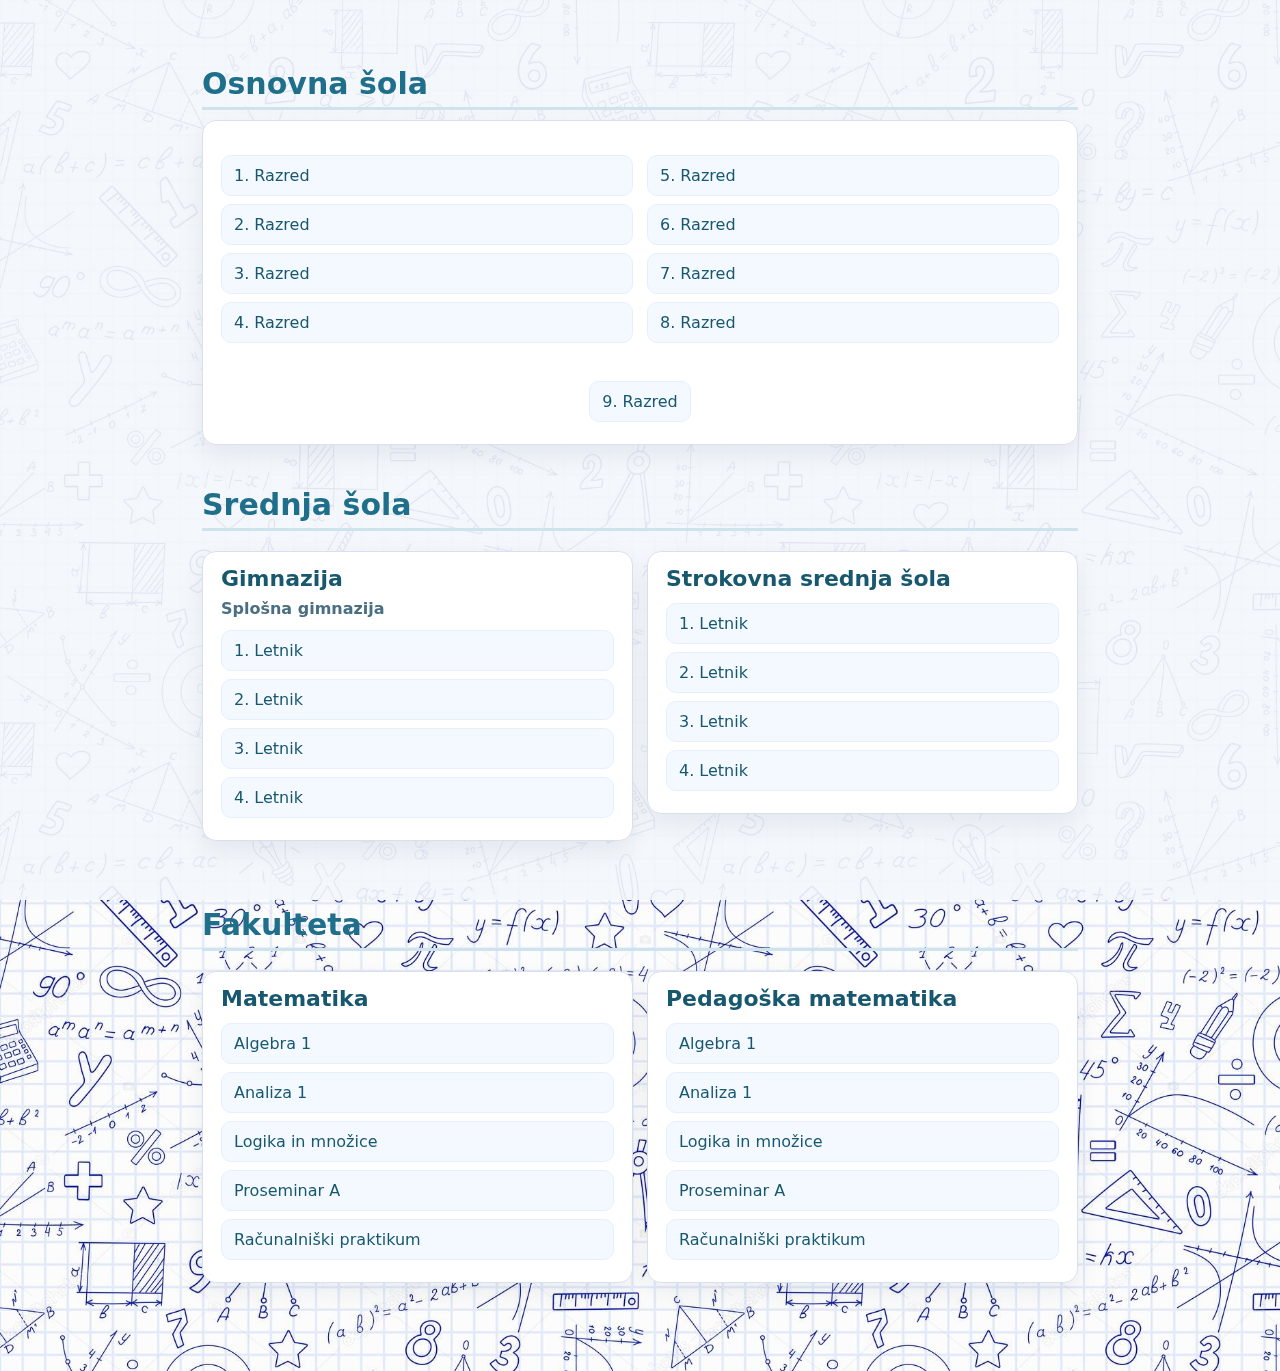
<file: index.html>
<!DOCTYPE html>
<html lang="sl">
  <head>
    <meta charset="utf-8" />
    <meta name="viewport" content="width=device-width, initial-scale=1" />
    <link rel="stylesheet" href="Spletna stran z zapiski - izgled.css" />
    <title>Zapiski za matematiko</title>
  </head>

  <body>
    <div class="page">

      <!-- OSNOVNA SOLA -->
      <h1>Osnovna šola</h1>
      <div class="block">
        <div class="os-grid">
          <ul class="list">
            <li><a href="">1. Razred</a></li>
            <li><a href="">2. Razred</a></li>
            <li><a href="">3. Razred</a></li>
            <li><a href="">4. Razred</a></li>
          </ul>

          <ul class="list">
            <li><a href="">5. Razred</a></li>
            <li><a href="">6. Razred</a></li>
            <li><a href="Osnovna_sola/7-razred/">7. Razred</a></li>
            <li><a href="">8. Razred</a></li>
          </ul>
        </div>

        <div class="os-last">
          <ul class="list">
            <li><a href="">9. Razred</a></li>
          </ul>
        </div>
      </div>

      <!-- SREDNJA SOLA -->
      <h1>Srednja šola</h1>
      <div class="two-blocks">

        <div class="block">
          <h2 class="block-title">Gimnazija</h2>
          <h3 class="block-subtitle">Splošna gimnazija</h3>
          <ul class="list">
            <li><a href="">1. Letnik</a></li>
            <li><a href="srednja-sola/gimnazija/2-letnik/index.html">2. Letnik</a></li>
            <li><a href="">3. Letnik</a></li>
            <li><a href="">4. Letnik</a></li>
          </ul>
        </div>

        <div class="block">
          <h2 class="block-title">Strokovna srednja šola</h2>
          <ul class="list">
            <li><a href="">1. Letnik</a></li>
            <li><a href="">2. Letnik</a></li>
            <li><a href="">3. Letnik</a></li>
            <li><a href="">4. Letnik</a></li>
          </ul>
        </div>

      </div>

      <!-- FAKULTETA -->
      <h1>Fakulteta</h1>
      <div class="two-blocks">

        <div class="block">
          <h2 class="block-title">Matematika</h2>
          <ul class="list">
            <li><a href="Prvi%20letnik%20PEM/Algebra%201/Algebra%201%20-%20izbira.html">Algebra 1</a></li>
            <li><a href="">Analiza 1</a></li>
            <li><a href="">Logika in množice</a></li>
            <li><a href="">Proseminar A</a></li>
            <li><a href="">Računalniški praktikum</a></li>
          </ul>
        </div>

        <div class="block">
          <h2 class="block-title">Pedagoška matematika</h2>
          <ul class="list">
            <li><a href="Prvi%20letnik%20PEM/Algebra%201/Algebra%201%20-%20izbira.html">Algebra 1</a></li>
            <li><a href="">Analiza 1</a></li>
            <li><a href="">Logika in množice</a></li>
            <li><a href="">Proseminar A</a></li>
            <li><a href="">Računalniški praktikum</a></li>
          </ul>
        </div>

      </div>

    </div>
  </body>
</html>
</file>
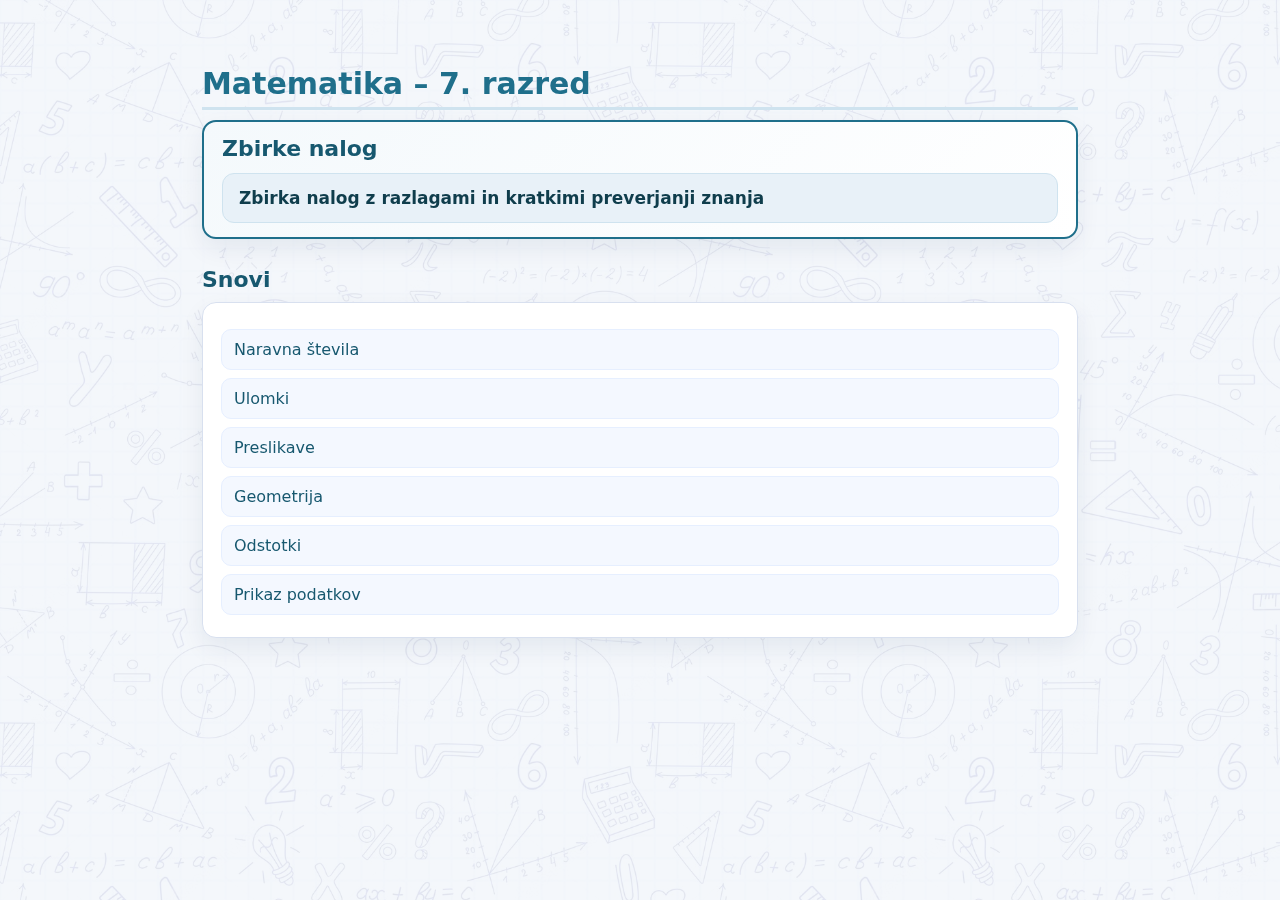
<file: Osnovna_sola/7-razred/index.html>
<!DOCTYPE html>
<html lang="sl">
  <head>
    <meta charset="utf-8" />
    <meta name="viewport" content="width=device-width, initial-scale=1" />
    <link rel="stylesheet" href="../../Spletna stran z zapiski - izgled.css" />
    <title>7. razred – Matematika</title>
  </head>

  <body>
    <div class="page">

      <h1>Matematika – 7. razred</h1>

      <!-- ZBIRKA NALOG (IZPOSTAVLJENO) -->
      <div class="block highlight">
        <h2 class="block-title">Zbirke nalog</h2>
        <a class="main-link" href="zbirka-nalog.pdf">
          Zbirka nalog z razlagami in kratkimi preverjanji znanja
        </a>
      </div>

      <!-- POSAMEZNE SNOVI -->
      <h2>Snovi</h2>
      <div class="block">
        <ul class="list">
          <li><a href="">Naravna števila</a></li>
          <li><a href="">Ulomki</a></li>
          <li><a href="">Preslikave</a></li>
          <li><a href="">Geometrija</a></li>
          <li><a href="">Odstotki</a></li>
          <li><a href="">Prikaz podatkov</a></li>
        </ul>
      </div>

    </div>
  </body>
</html>
</file>
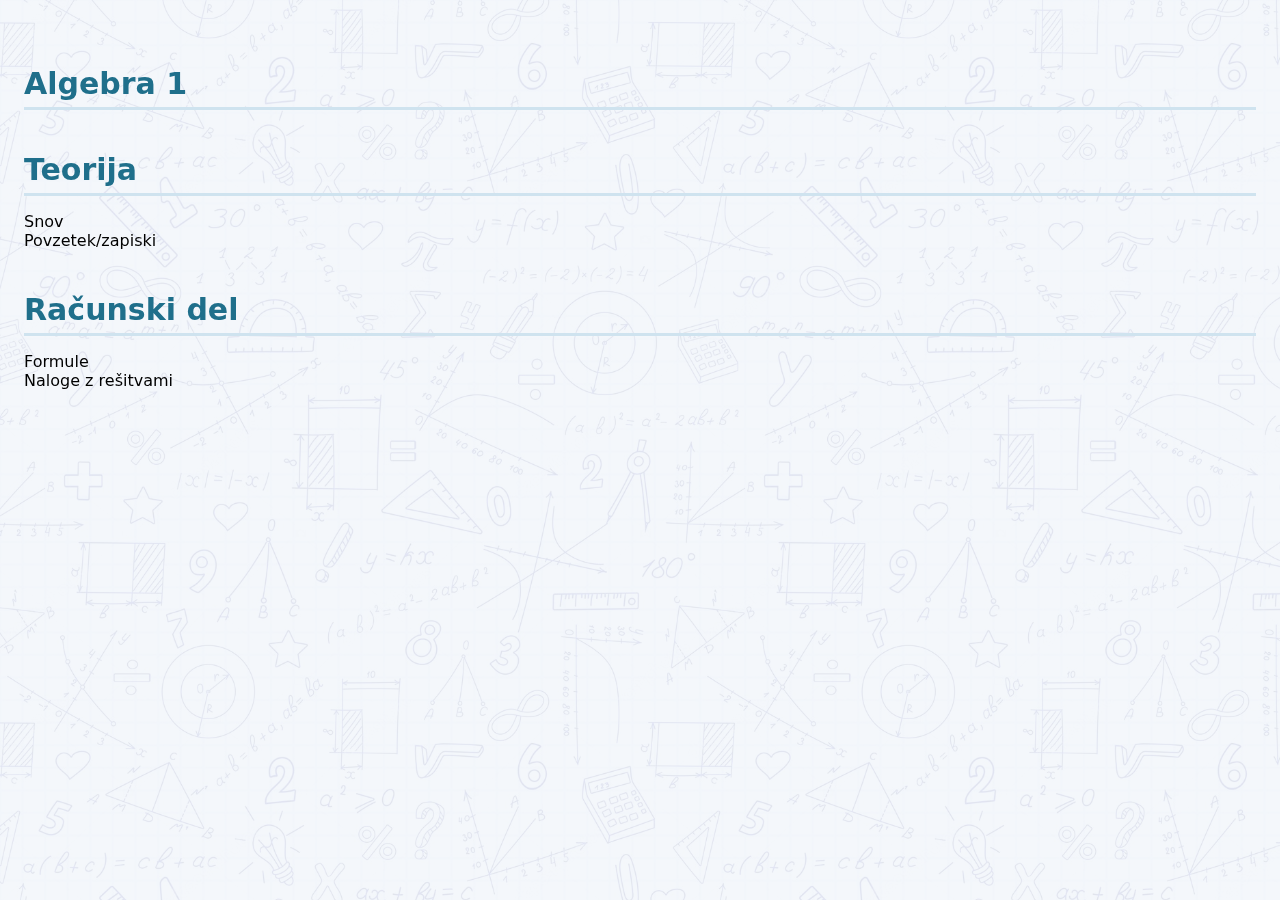
<file: Prvi letnik PEM/Algebra 1/index.html>
<!DOCTYPE html>
<html>
  <head>
    <meta charset="utf-8">
    <link rel="stylesheet" href="../../Spletna stran z zapiski - izgled.css">
    <title>Algebra 1</title>
  </head>
  <body>
    <h1>Algebra 1</h1>
    <h1>Teorija</h1>
    <dl>
        <dt>Snov</dt>
        <dt>Povzetek/zapiski</dt>
    </dl>

    <h1>Računski del</h2>
    
    <dl>
        <dt><Računski del snovi</dt>
        <dt>Formule</dt>
        <dt>Naloge z rešitvami</dt>
    </dl>
  </body>
</html>
</file>
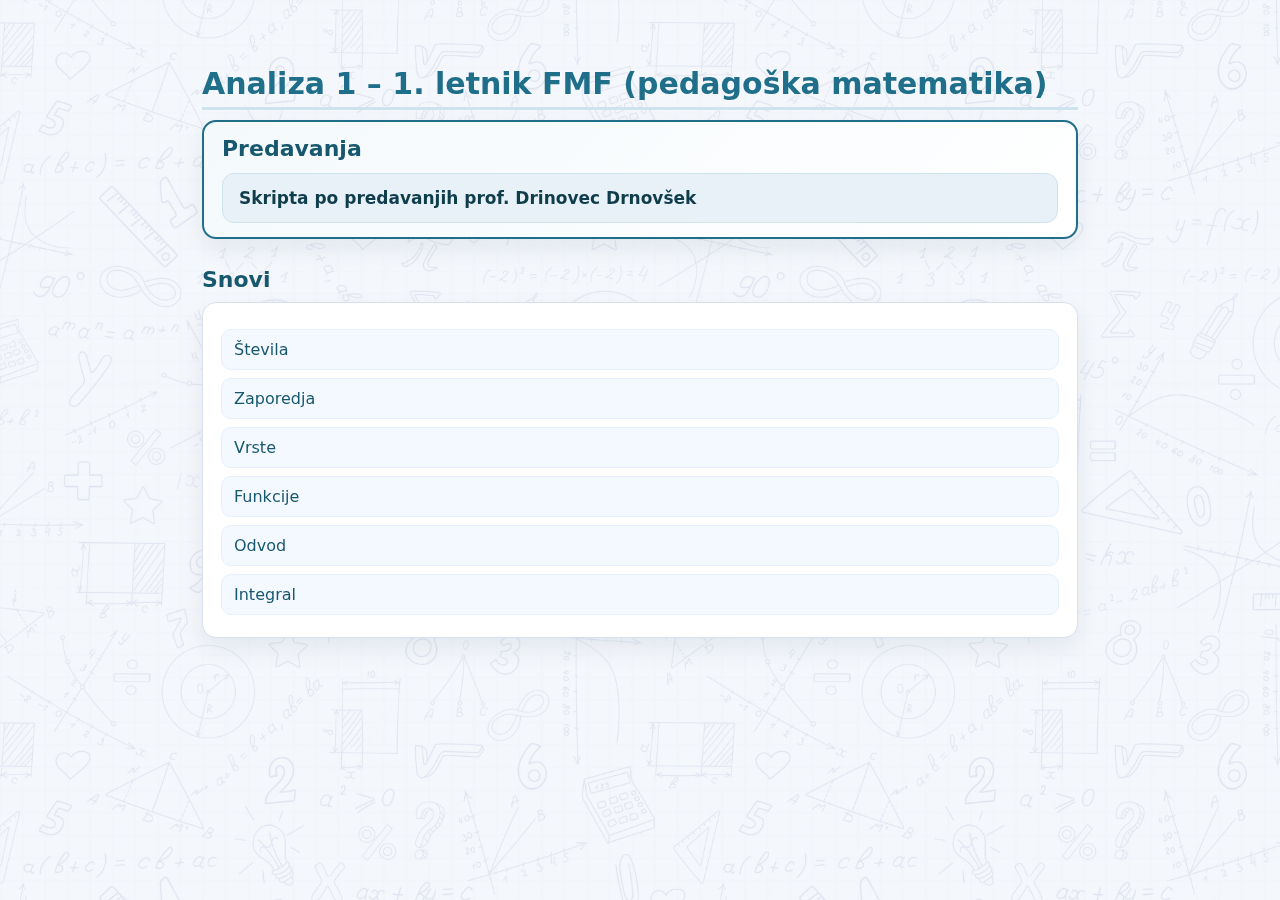
<file: fakulteta/matematika/1-letnik/index.html>
<!DOCTYPE html>
<html lang="sl">
  <head>
    <meta charset="utf-8" />
    <meta name="viewport" content="width=device-width, initial-scale=1" />
    <link rel="stylesheet" href="../../../Spletna stran z zapiski - izgled.css" />
    <title>2. letnik – Matematika</title>
  </head>

  <body>
    <div class="page">

      <h1>Analiza 1 – 1. letnik FMF (pedagoška matematika)</h1>

      <!-- ZBIRKA NALOG (IZPOSTAVLJENO) -->
      <div class="block highlight">
        <h2 class="block-title">Predavanja</h2>
        <a class="main-link" href="main.pdf">
          Skripta po predavanjih prof. Drinovec Drnovšek
        </a>
      </div>

      <!-- POSAMEZNE SNOVI -->
      <h2>Snovi</h2>
      <div class="block">
        <ul class="list">
          <li><a href="">Števila</a></li>
          <li><a href="">Zaporedja</a></li>
          <li><a href="">Vrste</a></li>
          <li><a href="">Funkcije</a></li>
          <li><a href="">Odvod</a></li>
          <li><a href="">Integral</a></li>
        </ul>
      </div>

    </div>
  </body>
</html>
</file>
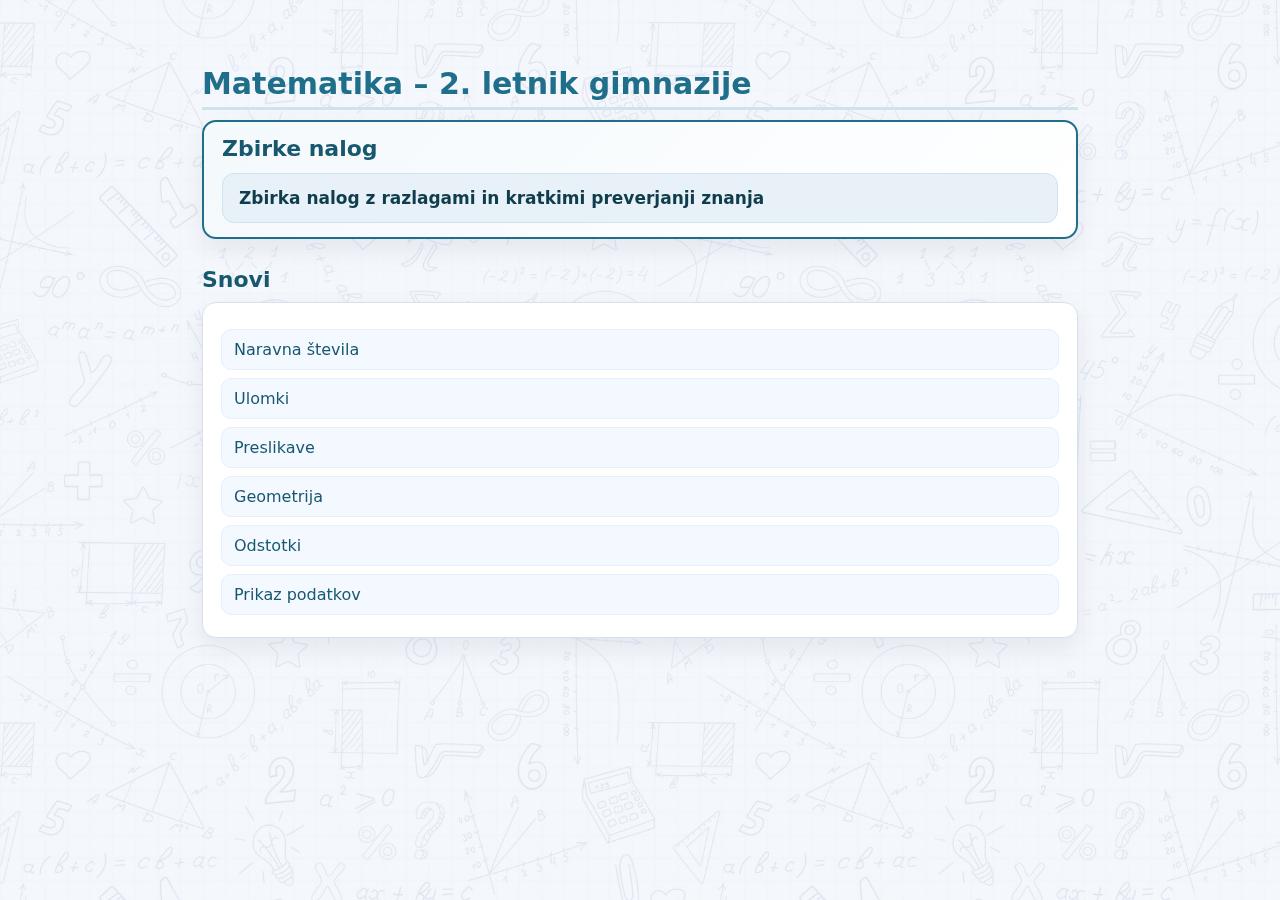
<file: srednja-sola/gimnazija/2-letnik/index.html>
<!DOCTYPE html>
<html lang="sl">
  <head>
    <meta charset="utf-8" />
    <meta name="viewport" content="width=device-width, initial-scale=1" />
    <link rel="stylesheet" href="../../../Spletna stran z zapiski - izgled.css" />
    <title>2. letnik – Matematika</title>
  </head>

  <body>
    <div class="page">

      <h1>Matematika – 2. letnik gimnazije</h1>

      <!-- ZBIRKA NALOG (IZPOSTAVLJENO) -->
      <div class="block highlight">
        <h2 class="block-title">Zbirke nalog</h2>
        <a class="main-link" href="zbirka-nalog.pdf">
          Zbirka nalog z razlagami in kratkimi preverjanji znanja
        </a>
      </div>

      <!-- POSAMEZNE SNOVI -->
      <h2>Snovi</h2>
      <div class="block">
        <ul class="list">
          <li><a href="">Naravna števila</a></li>
          <li><a href="">Ulomki</a></li>
          <li><a href="">Preslikave</a></li>
          <li><a href="">Geometrija</a></li>
          <li><a href="">Odstotki</a></li>
          <li><a href="">Prikaz podatkov</a></li>
        </ul>
      </div>

    </div>
  </body>
</html>
</file>
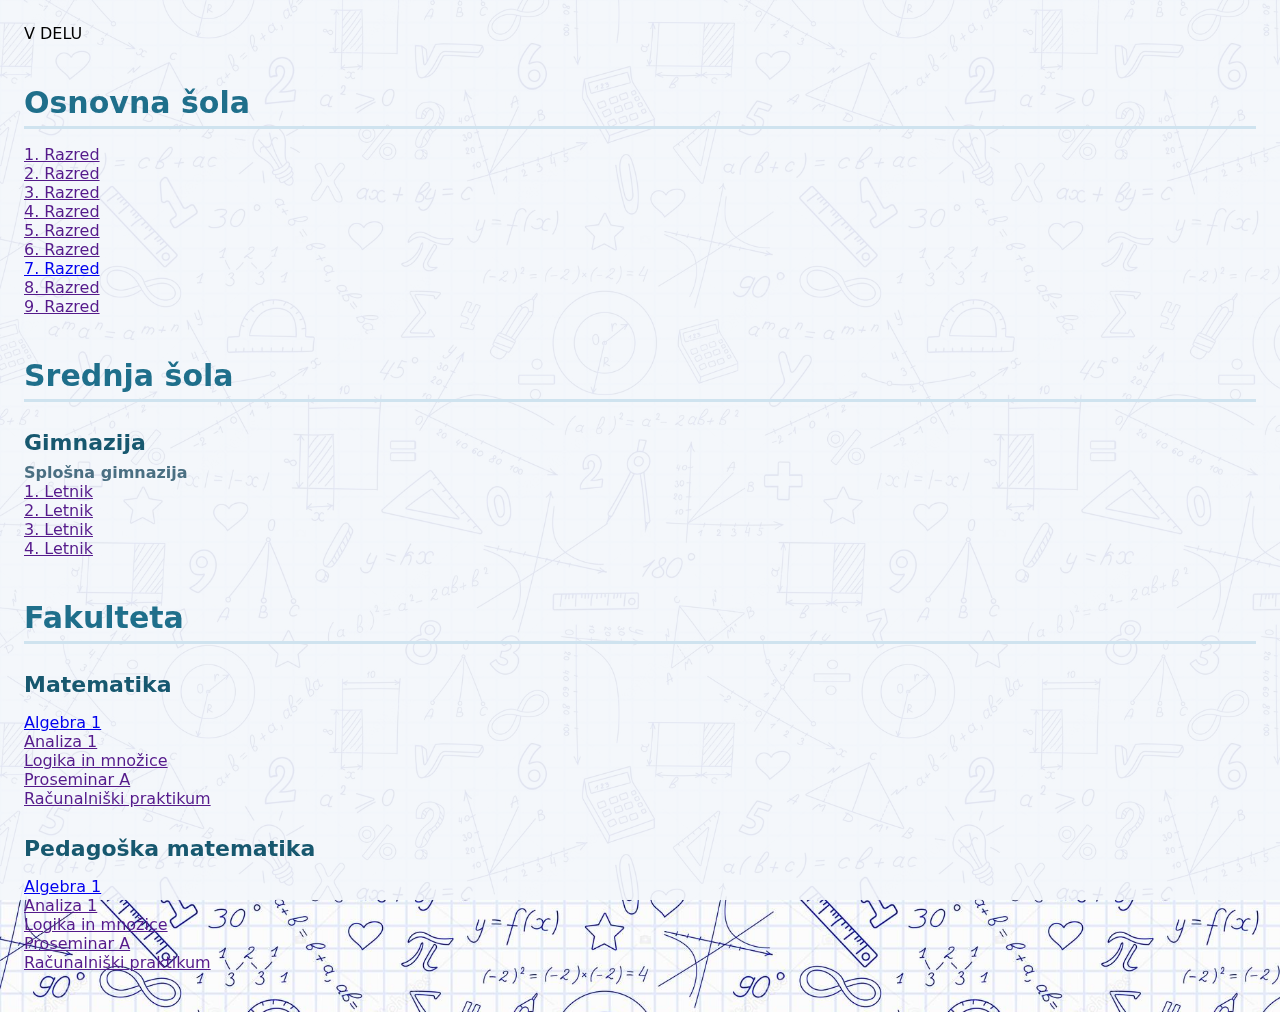
<file: Spletna stran z zapiski.html>
<!DOCTYPE html>
<html>
  <head>
    <meta charset="utf-8">
    <link rel="stylesheet" href="Spletna stran z zapiski - izgled.css">
    <title>Zapiski za matematiko</title>
  </head>
  <body>
    <id>V DELU</id>
    <h1>Osnovna šola</h1>
    <dl>
      <dt><a href="">1. Razred</a></dt>
      <dt><a href="">2. Razred</a></dt>
      <dt><a href="">3. Razred</a></dt>
      <dt><a href="">4. Razred</a></dt>
      <dt><a href="">5. Razred</a></dt>
      <dt><a href="">6. Razred</a></dt>
      <dt><a href="Osnovna_sola/7. Razred/7_razred.html">7. Razred</a></dt>
      <dt><a href="">8. Razred</a></dt>
      <dt><a href="">9. Razred</a></dt>
    </dl>

    <h1>Srednja šola</h1>
    <h2>Gimnazija</h2>
    <h3>Splošna gimnazija</h3>
    <dt><a href="">1. Letnik</a></dt>
    <dt><a href="">2. Letnik</a></dt>
    <dt><a href="">3. Letnik</a></dt>
    <dt><a href="">4. Letnik</a></dt>

    <h1>Fakulteta</h1>
    <h2>Matematika</h2>
    <dl>
      <dt><a href="Prvi letnik PEM\Algebra 1\Algebra 1 - izbira.html">Algebra 1</a></dt>
      <dt><a href="">Analiza 1</a></dt>
      <dt><a href="">Logika in množice</a></dt>
      <dt><a href="">Proseminar A</a></dt>
      <dt><a href="">Računalniški praktikum</a></dt>
    </dl>

    <h2>Pedagoška matematika</h2>
    <dl>
      <dt><a href="Prvi letnik PEM\Algebra 1\Algebra 1 - izbira.html">Algebra 1</a></dt>
      <dt><a href="">Analiza 1</a></dt>
      <dt><a href="">Logika in množice</a></dt>
      <dt><a href="">Proseminar A</a></dt>
      <dt><a href="">Računalniški praktikum</a></dt>
    </dl>
  </body>
</html>
</file>
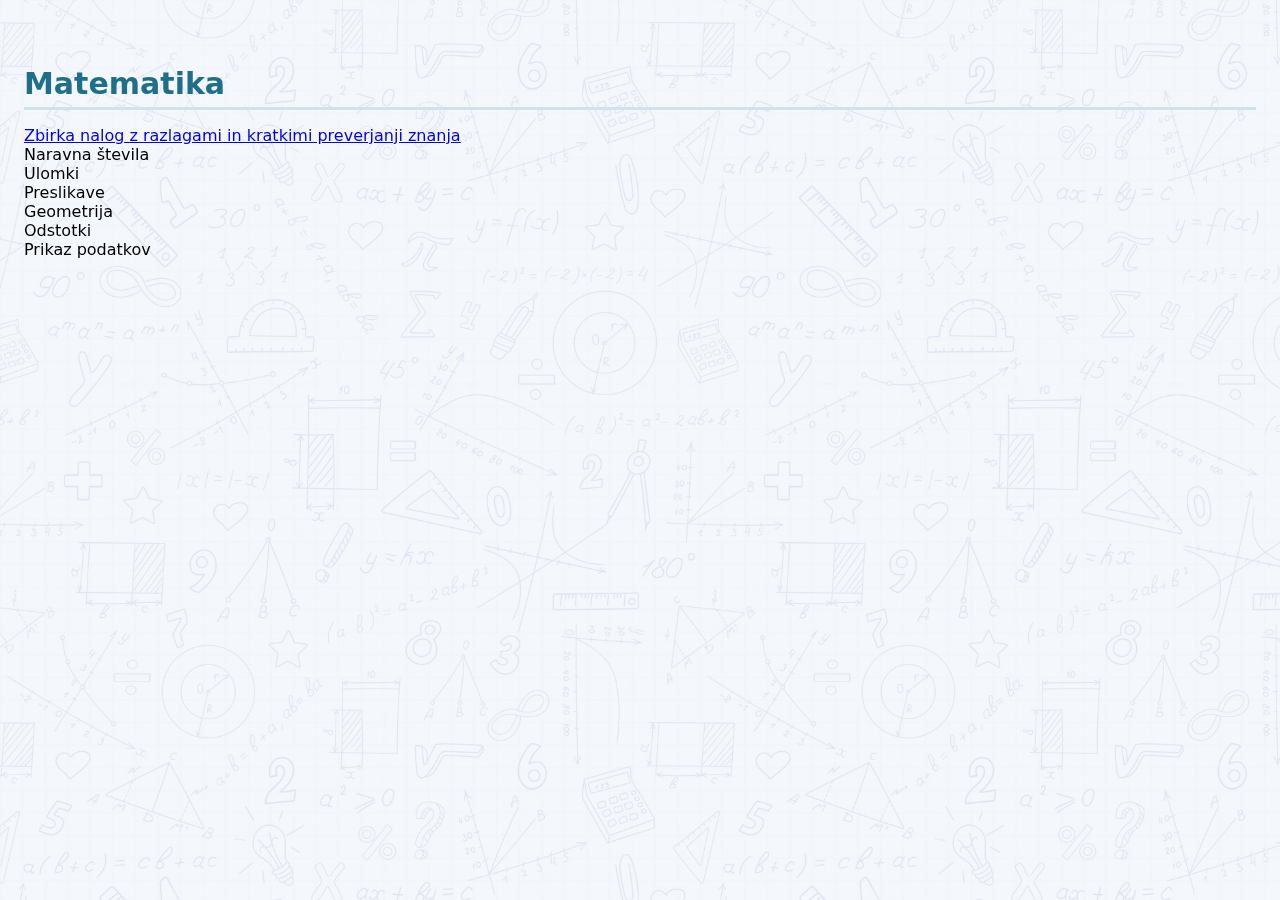
<file: Osnovna_sola/7. Razred/7_razred.html>
<!DOCTYPE html>
<html>
  <head>
    <meta charset="utf-8">
    <link rel="stylesheet" href="../../Spletna stran z zapiski - izgled.css">
    <title>7. Razred</title>
  </head>
  <body>

    <h1>Matematika</h1>
    <dl>
        <dt><a href="7__Razred__zbirka_nalog (2).pdf">Zbirka nalog z razlagami in kratkimi preverjanji znanja</a></dt>
        <dt>Naravna števila</dt>
        <dt>Ulomki</dt>
        <dt>Preslikave</dt>
        <dt>Geometrija</dt>
        <dt>Odstotki</dt>
        <dt>Prikaz podatkov</dt>
    </dl>
    </body>
</html>
</file>
<file: Spletna stran z zapiski - izgled.css>
/* ====== OSNOVE ====== */
* { box-sizing: border-box; }

body {
  margin: 0;
  padding: 24px;
  font-family: system-ui, -apple-system, Segoe UI, Roboto, Arial, sans-serif;

  background-color: #f3f6fb;
  background-image: url("formule.jpg");
  background-repeat: repeat;
  background-size: 700px;
}

/* overlay, ki "spere" formule */
body::before {
  content: "";
  position: fixed;
  inset: 0;
  background: rgba(243, 246, 251, 0.92);
  pointer-events: none;
  z-index: -1;
}

/* ====== LAYOUT ====== */
.page {
  max-width: 900px;
  margin: 40px auto;
  padding: 0 12px;
}

/* ====== NASLOVI ====== */
h1 {
  margin-top: 42px;
  margin-bottom: 10px;
  font-size: 30px;
  color: #1f6f8b;
  border-bottom: 3px solid #cfe3ef;
  padding-bottom: 6px;
}

h2 {
  margin: 0;
  font-size: 22px;
  color: #17586f;
}

h3 {
  margin: 8px 0 0;
  font-size: 16px;
  color: #4a6f82;
  font-weight: 600;
}

/* ====== BLOKI (bele kartice) ====== */
.block {
  background: #ffffff;
  border: 1px solid #d8e0ef;
  border-radius: 14px;
  padding: 14px 18px;
  box-shadow: 0 10px 25px rgba(20, 40, 80, 0.07);
  margin: 10px 0 24px;
}

.block-title { margin: 0; }
.block-subtitle { margin: 8px 0 0; }

/* ====== SEZNAMI ====== */
.list {
  list-style: none;
  padding: 0;
  margin: 12px 0 0;
}

/* ====== LINKI kot "kvadratki" čez celo širino ====== */
.list a {
  display: block;              /* KLJUČNO: full width */
  width: 100%;
  padding: 10px 12px;
  margin: 8px 0;

  text-decoration: none;
  color: #17586f;

  background: #f4f8ff;
  border: 1px solid #e6efff;
  border-radius: 10px;

  transition: background-color 0.15s ease, transform 0.05s ease;
}

.list a:hover {
  background: #eaf3ff;
}

.list a:active {
  transform: scale(0.995);
}

/* ====== OSNOVNA SOLA: 2 stolpca + 9 na sredini ====== */
.os-grid {
  display: grid;
  grid-template-columns: 1fr 1fr;
  gap: 14px;
  align-items: start;
}

.os-last {
  display: flex;
  justify-content: center;
  margin-top: 10px;
}

.os-last a {
  width: min(260px, 100%);
  text-align: center;
}

/* ====== DVA BLOKA V ENI VRSTI (SŠ + Faks) ====== */
.two-blocks {
  display: grid;
  grid-template-columns: 1fr 1fr;
  gap: 14px;
  align-items: start;
}

/* ====== MOBILNA PRILAGODITEV ====== */
@media (max-width: 700px) {
  body { padding: 16px; }
  h1 { font-size: 24px; }

  .os-grid,
  .two-blocks {
    grid-template-columns: 1fr;
  }

  .os-last a {
    width: 100%;
  }
}

/* ====== IZPOSTAVLJENA ZBIRKA NALOG ====== */
.block.highlight {
  border: 2px solid #1f6f8b;
  background: linear-gradient(
    135deg,
    #f4f9fc,
    #ffffff
  );
}

.main-link {
  display: block;
  margin-top: 12px;
  padding: 14px 16px;

  font-size: 17px;
  font-weight: 600;
  text-decoration: none;
  color: #0f3d4c;

  background: #e8f1f8;
  border: 1px solid #cfe3ef;
  border-radius: 12px;
}

.main-link:hover {
  background: #dbeaf5;
}

/* ====== NASLOV 'SNOVI' ====== */
h2 {
  margin-top: 28px;
}
</file>
